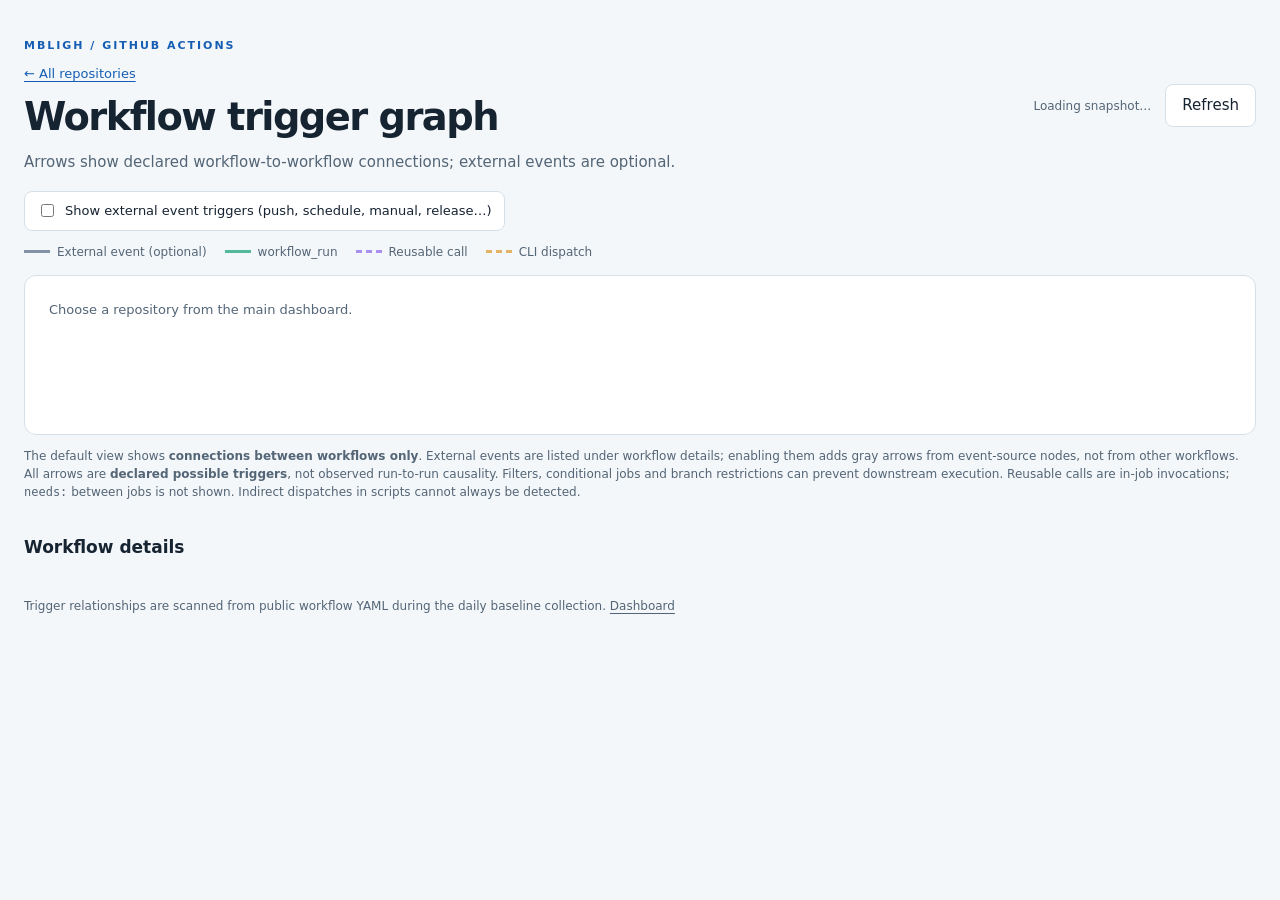
<file: site/repo.html>
<!doctype html>
<html lang="en">
<head>
  <meta charset="utf-8">
  <meta name="viewport" content="width=device-width, initial-scale=1">
  <meta name="color-scheme" content="dark light">
  <meta name="description" content="Declared GitHub Actions workflow trigger graph for a repository">
  <title>Workflow triggers · mbligh</title>
  <link rel="icon" type="image/svg+xml" href="./favicon.svg">
  <link rel="stylesheet" href="./style.css">
  <script src="./repo.js?v=20261124" defer></script>
</head>
<body>
  <div class="shell">
    <header class="top graph-top">
      <div>
        <div class="eyebrow">MBLIGH / GITHUB ACTIONS</div>
        <p class="graph-back"><a href="./">← All repositories</a></p>
        <h1 id="repo-heading">Workflow trigger graph</h1>
        <p class="muted">Arrows show declared workflow-to-workflow connections; external events are optional.</p>
      </div>
      <div class="header-actions">
        <div id="graph-freshness" class="freshness" role="status">Loading snapshot…</div>
        <button id="graph-refresh" type="button">Refresh</button>
      </div>
    </header>
    <div id="graph-warning" class="source-warning" role="alert" hidden></div>
    <div id="graph-summary" class="graph-summary"></div>
    <label class="graph-toggle"><input id="graph-external" type="checkbox"> Show external event triggers (push, schedule, manual, release…)</label>
    <div class="graph-legend" aria-label="Graph legend">
      <span><i class="legend-stroke event"></i> External event (optional)</span>
      <span><i class="legend-stroke chain"></i> workflow_run</span>
      <span><i class="legend-stroke reuse"></i> Reusable call</span>
      <span><i class="legend-stroke dispatch"></i> CLI dispatch</span>
    </div>
    <section id="graph-area" class="graph-area" aria-label="Workflow trigger diagram">
      <p class="placeholder">Loading workflow declarations…</p>
    </section>
    <p class="graph-note">The default view shows <strong>connections between workflows only</strong>. External events are listed under workflow details; enabling them adds gray arrows from event-source nodes, not from other workflows. All arrows are <strong>declared possible triggers</strong>, not observed run-to-run causality. Filters, conditional jobs and branch restrictions can prevent downstream execution. Reusable calls are in-job invocations; <code>needs:</code> between jobs is not shown. Indirect dispatches in scripts cannot always be detected.</p>
    <h2 class="graph-section-title">Workflow details</h2>
    <section id="graph-details" class="graph-details" aria-label="Workflow trigger details"></section>
    <footer>
      Trigger relationships are scanned from public workflow YAML during the daily baseline collection.
      <a href="./">Dashboard</a>
    </footer>
  </div>
</body>
</html>
</file>
<file: site/style.css>
:root {
  color-scheme: dark;
  --bg: #0b111b; --surface: #151e2b; --surface2: #1c2938;
  --line: #2c3b4c; --fg: #e7edf4; --muted: #9baabd;
  --success: #42bd93; --failure: #f08080; --running: #75b8fa;
  --warning: #e8b86b; --neutral: #a3aec0;
}
* { box-sizing: border-box; }
body { margin: 0; background: var(--bg); color: var(--fg); font: 15px/1.5 system-ui,-apple-system,BlinkMacSystemFont,"Segoe UI",sans-serif; }
a { color: inherit; text-decoration: none; }
a:hover { text-decoration: underline; }
.shell { margin: 0 auto; max-width: 1300px; padding: 38px 24px 48px; }
.top { display: flex; justify-content: space-between; align-items: center; gap: 20px; margin-bottom: 28px; }
.eyebrow { color: var(--running); font-size: 11px; letter-spacing: .18em; font-weight: 750; }
h1 { font-size: clamp(27px,3vw,40px); letter-spacing: -.04em; font-weight: 680; margin: 5px 0; }
.muted, .freshness, .placeholder { color: var(--muted); }
p { margin: 0; }
.header-actions { display: flex; align-items: center; gap: 14px; }
.freshness { font-size: 12px; max-width: 270px; text-align: right; }
button, select, input[type="search"] { font: inherit; color: var(--fg); background: var(--surface); border: 1px solid var(--line); border-radius: 8px; }
button { padding: 9px 16px; cursor: pointer; }
button:hover { border-color: var(--running); }
button:disabled { opacity: .5; cursor: wait; }
.summary { display: grid; grid-template-columns: repeat(5,minmax(0,1fr)); gap: 10px; margin-bottom: 24px; }
.metric { border: 1px solid var(--line); background: var(--surface); border-radius: 12px; padding: 16px; }
.metric .value { font-size: 30px; font-weight: 720; line-height: 1.2; font-variant-numeric: tabular-nums; }
.metric .label { color: var(--muted); font-size: 12px; margin-top: 7px; }
.metric.failure .value { color: var(--failure); }
.metric.running .value { color: var(--running); }
.metric.success .value { color: var(--success); }
.controls { display: flex; align-items: end; gap: 16px; margin-bottom: 16px; flex-wrap: wrap; }
.controls label:not(.toggle) { display: flex; flex-direction: column; gap: 5px; font-size: 12px; color: var(--muted); }
.controls input[type="search"] { min-width: 295px; padding: 9px 12px; }
.controls select { padding: 9px 12px; min-width: 180px; }
.toggle { font-size: 13px; color: var(--muted); display: flex; align-items: center; gap: 8px; padding-bottom: 9px; }
input[type="checkbox"] { accent-color: var(--running); }
.repo { border: 1px solid var(--line); border-radius: 12px; background: var(--surface); margin: 0 0 12px; overflow: hidden; }
.repo > summary { cursor: pointer; padding: 15px 18px; display: flex; align-items: center; justify-content: space-between; gap: 12px; list-style: none; }
.repo > summary::-webkit-details-marker { display: none; }
.repo > summary:hover { background: var(--surface2); }
.repo-title { font-size: 17px; font-weight: 660; }
.repo-title:before { content: "▾"; margin-right: 12px; display: inline-block; color: var(--muted); font-size: 13px; }
.repo:not([open]) .repo-title:before { transform: rotate(-90deg); }
.repo-totals { display: flex; gap: 8px; align-items: center; flex-wrap: wrap; justify-content: end; }
.pill { border-radius: 100px; padding: 2px 9px; border: 1px solid var(--line); font-size: 11px; font-variant-numeric: tabular-nums; white-space: nowrap; }
.pill.failure { color: var(--failure); border-color: #6a4047; }
.pill.running { color: var(--running); border-color: #365879; }
.pill.success { color: var(--success); border-color: #356251; }
.pill.warning { color: var(--warning); }
.pill.neutral { color: var(--neutral); }
.workflow {
  display: grid;
  grid-template-columns: minmax(180px,1.6fr) 125px minmax(130px,1fr) 105px 56px;
  align-items: center;
  gap: 14px;
  padding: 11px 18px;
  border-top: 1px solid var(--line);
  font-size: 13px;
  color: var(--row-text);
  --row-text: #f6f9fc;
  --row-muted: #d9e3ee;
}
/* Entire row follows the latest COMPLETED run; unfinished runs use a separate blue notice. */
.workflow.success { --row-bg: #20563c; --row-hover: #2a684a; }
.workflow.failure { --row-bg: #713437; --row-hover: #844044; }
.workflow.warning, .workflow.neutral, .workflow.never {
  --row-bg: #68521d; --row-hover: #806528;
}
.workflow { background: var(--row-bg); }
.workflow:hover { background: var(--row-hover); }
.workflow-name { min-width: 0; font-weight: 550; overflow-wrap: anywhere; }
.workflow a:hover { color: inherit; text-decoration: underline; }
.workflow .dim { color: var(--row-muted); }
.status-cell { display: flex; flex-direction: column; gap: 4px; align-items: flex-start; min-width: 0; }
.badge { font-size: 12px; font-weight: 650; white-space: nowrap; }
.active-indicator {
  display: inline-block; max-width: 100%; overflow-wrap: anywhere;
  color: #fff; font-size: 11px; font-weight: 600;
  padding: 2px 6px; border: 1px solid #93c5fd; border-radius: 5px;
  background: #1c598b; text-decoration: none;
}
.workflow .active-indicator:hover { color: #fff; background: #1674b2; }
.meta { white-space: nowrap; overflow: hidden; text-overflow: ellipsis; color: var(--row-muted); }
.run-link { justify-self: end; color: inherit; text-decoration: underline; text-underline-offset: 2px; font-variant-numeric: tabular-nums; }
.empty, .placeholder { padding: 20px; font-size: 13px; }
.error { color: var(--failure); }
.stale { color: var(--warning); }
footer { margin-top: 25px; font-size: 12px; color: var(--muted); }
footer a { text-decoration: underline; text-underline-offset: 3px; }
@media (max-width: 850px) {
  .summary { grid-template-columns: repeat(3,minmax(0,1fr)); }
  .workflow { grid-template-columns: minmax(170px,1fr) 120px 82px; }
  .workflow .branch, .workflow .event { display: none; }
}
@media (max-width: 550px) {
  .shell { padding: 20px 12px; }
  .top { align-items: start; flex-direction: column; }
  .header-actions { width: 100%; justify-content: space-between; }
  .freshness { text-align: left; }
  .summary { grid-template-columns: repeat(2,minmax(0,1fr)); }
  .controls { display: grid; grid-template-columns: 1fr; gap: 8px; }
  .controls input[type="search"], .controls select { min-width: 0; width: 100%; }
  .repo > summary { align-items: start; flex-direction: column; }
  .repo-totals { justify-content: start; }
  .workflow { grid-template-columns: minmax(130px,1fr) 110px; gap: 8px; }
  .workflow .age, .workflow .run-link { display: none; }
}
@media (prefers-color-scheme: light) {
  :root { color-scheme: light; --bg:#f4f7fa; --surface:#fff; --surface2:#f0f5fa;
    --line:#d6e0e8; --fg:#162331; --muted:#536576; --success:#117850;
    --failure:#b62e36; --running:#155eb3; --warning:#94600c; --neutral:#627084; }
  .workflow {
    --row-text: #172434;
    --row-muted: #334a5a;
  }
  .workflow.success { --row-bg: #c0e7cb; --row-hover: #aadbb9; }
  .workflow.failure { --row-bg: #f3c2c4; --row-hover: #e9adaf; }
  .workflow.warning, .workflow.neutral, .workflow.never {
    --row-bg: #ffe5a0; --row-hover: #f5d77e;
  }
}


/* Per-repository workflow trigger graph */
.repo-heading-content { display:flex; align-items:center; flex-wrap:wrap; gap:12px; }
.graph-link { color:var(--running); font-size:12px; font-weight:600; padding:3px 9px;
  border-radius:6px; border:1px solid var(--line); text-decoration:none; white-space:nowrap; }
.graph-link:hover { text-decoration:underline; background:var(--surface2); }
.graph-back { margin:9px 0 0; color:var(--running); font-size:13px; }
.graph-back a { text-decoration:underline; text-underline-offset:3px; }
.graph-top { margin-bottom:16px; }
.graph-summary { color:var(--muted); margin:12px 0 18px; font-size:13px; }
.graph-toggle { display:inline-flex; align-items:center; gap:8px; padding:9px 12px; margin:0 0 12px;
  border-radius:8px; border:1px solid var(--line); background:var(--surface); font-size:13px;
  color:var(--fg); cursor:pointer; }
.graph-toggle input { cursor:pointer; }
.graph-legend { display:flex; flex-wrap:wrap; align-items:center; gap:18px; font-size:12px;
  color:var(--muted); margin-bottom:14px; }
.graph-legend span { display:inline-flex; align-items:center; gap:7px; }
.legend-stroke { display:inline-block; width:26px; height:0; border-top:3px solid #8291a3; }
.legend-stroke.chain { border-color:#54b89a; }
.legend-stroke.reuse { border-color:#aa8ff0; border-top-style:dashed; }
.legend-stroke.dispatch { border-color:#e4b466; border-top-style:dashed; }
.graph-area { border-radius:12px; border:1px solid var(--line); background:var(--surface);
  overflow:auto; min-height:160px; padding:4px; }
.graph-area svg { display:block; max-width:none; }
.graph-edge { fill:none; stroke:#8291a3; stroke-width:1.8; opacity:.8; }
.graph-edge.chain { stroke:#54b89a; stroke-width:2.8; }
.graph-edge.reuse { stroke:#aa8ff0; stroke-dasharray:7 5; stroke-width:2.3; }
.graph-edge.dispatch { stroke:#e4b466; stroke-dasharray:4 4; }
.graph-edge.unresolved { stroke-dasharray:3 6; }
.graph-node rect { stroke-width:1.4; fill:var(--surface2); stroke:var(--line); }
.graph-node.source rect { fill:#2b3645; stroke:#78889a; }
.graph-node.success rect { fill:#20563c; stroke:#42bd93; }
.graph-node.failure rect { fill:#713437; stroke:#f08080; }
.graph-node.warning rect, .graph-node.neutral rect,
.graph-node.never rect { fill:#68521d; stroke:#e8b86b; }
.graph-node text { pointer-events:none; fill:#f6f9fc; }
.graph-node .graph-label { font-size:13px; font-weight:650; }
.graph-node .graph-subtitle { font-size:10px; opacity:.82; }
.graph-node a { cursor:pointer; }
.graph-node a:hover rect { stroke-width:3; }
.graph-note { padding:12px 0; color:var(--muted); font-size:12px; }
.graph-section-title { font-size:17px; font-weight:650; margin:22px 0 12px; }
.graph-details { display:grid; gap:8px; }
.graph-detail { border:1px solid var(--line); border-radius:8px; background:var(--surface);
  overflow:hidden; font-size:13px; }
.graph-detail > summary { display:flex; align-items:center; justify-content:space-between;
  gap:12px; cursor:pointer; padding:10px 14px; }
.graph-detail > summary:hover { background:var(--surface2); }
.graph-detail > summary a { color:var(--running); text-decoration:underline; }
.graph-detail ul { color:var(--muted); padding:0 20px 12px 36px; margin:0; }
.graph-detail li { margin:5px 0; overflow-wrap:anywhere; }
.graph-state { color:var(--muted); font-size:11px; }
.graph-unknown { font-style:italic; }
@media (prefers-color-scheme: light) {
  .graph-node.source rect { fill:#dfe8f2; stroke:#667a92; }
  .graph-node.source text { fill:#203247; }
  .graph-node.success rect { fill:#c0e7cb; stroke:#27865d; }
  .graph-node.failure rect { fill:#f3c2c4; stroke:#b62e36; }
  .graph-node.warning rect, .graph-node.neutral rect,
  .graph-node.never rect { fill:#ffe5a0; stroke:#ad7923; }
  .graph-node:not(.source) text { fill:#203247; }
}

/* Explicitly identify stale fallback data instead of presenting old successes as live. */
.source-warning {
  margin: 0 0 18px;
  padding: 12px 16px;
  border: 1px solid var(--warning);
  border-radius: 8px;
  background: var(--surface2);
  color: var(--fg);
  font-size: 13px;
  line-height: 1.5;
}
.source-warning[hidden] { display:none; }

/* Local service status is separate from GitHub workflow totals and filters. */
#external-status { margin-bottom: 24px; }
.external-heading { display:flex; flex-wrap:wrap; justify-content:space-between; gap:10px; padding:15px 18px; }
.external-heading span { font-size:12px; }
.external-row { grid-template-columns:minmax(150px,1.4fr) minmax(100px,1fr) minmax(100px,1fr) minmax(100px,1fr) minmax(120px,1.3fr); }
.external-meta { font-size:12px; overflow-wrap:anywhere; color:var(--row-muted); }
.external-notice { color:var(--warning); font-size:13px; }
@media(max-width:850px) { .external-row { grid-template-columns:repeat(2,minmax(0,1fr)); } }
</file>
